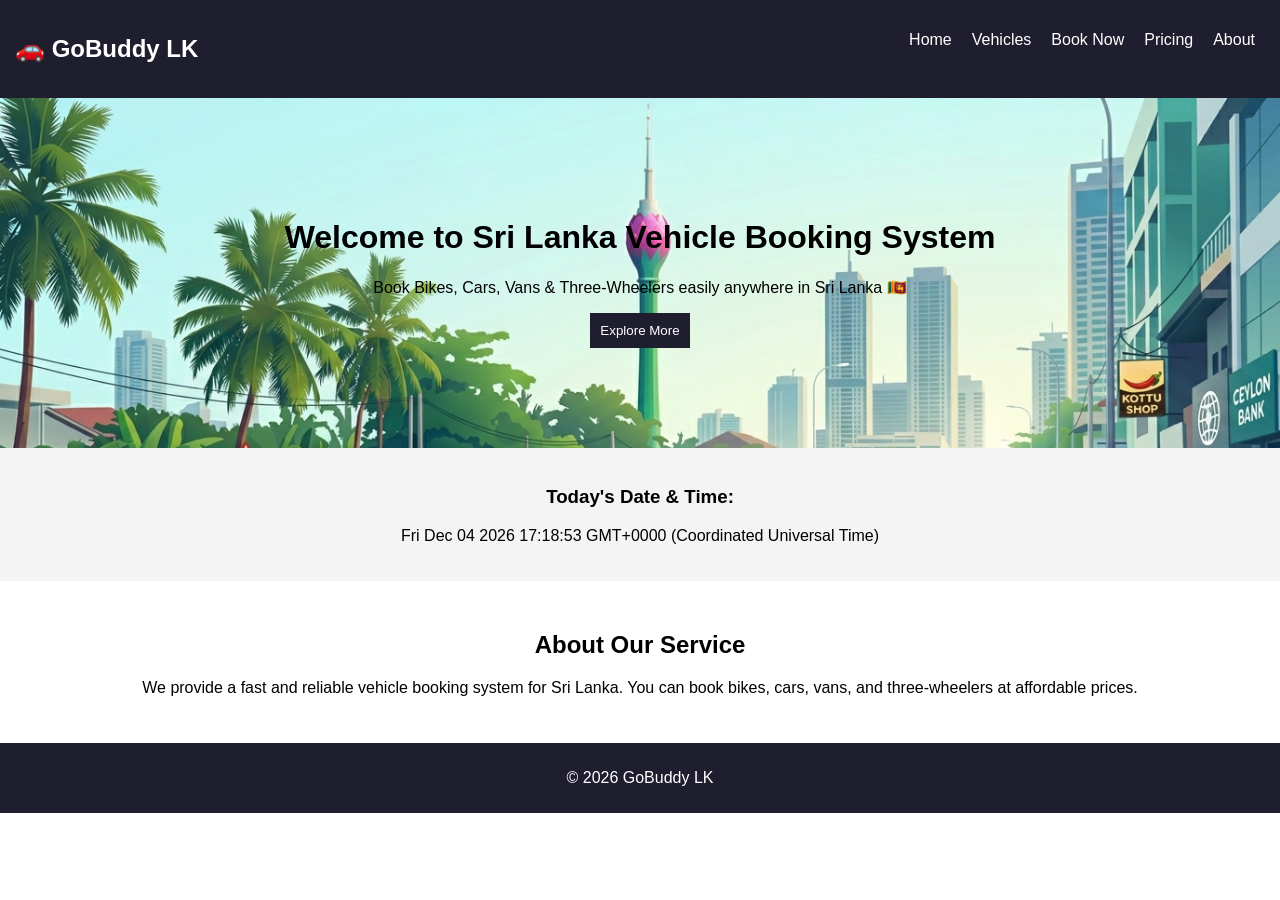
<file: index.html>
<!DOCTYPE html>
<html lang="en">
<head>
    <meta charset="UTF-8">
    <title>GoBuddy LK</title>
    <link rel="stylesheet" href="style.css">
</head>

<body>

<!-- NAVIGATION -->
<div class="navbar">
    <h2 class="logo">🚗 GoBuddy LK</h2>

    <ul class="nav-links">
        <li><a href="index.html">Home</a></li>
        <li><a href="vehicles.html">Vehicles</a></li>
        <li><a href="booking.html">Book Now</a></li>
        <li><a href="pricing.html">Pricing</a></li>
        <li><a href="about.html">About</a></li>
    </ul>
</div>

<!-- HERO SECTION -->
<div class="hero">
    <h1>Welcome to Sri Lanka Vehicle Booking System</h1>
    <p>Book Bikes, Cars, Vans & Three-Wheelers easily anywhere in Sri Lanka 🇱🇰</p>

    <button onclick="scrollDown()">Explore More</button>
</div>

<!-- DATE SECTION (REQUIRED JS FEATURE) -->
<div class="date-box">
    <h3>Today's Date & Time:</h3>
    <p id="date"></p>
</div>

<!-- ABOUT SECTION -->
<div class="content">
    <h2>About Our Service</h2>
    <p>
        We provide a fast and reliable vehicle booking system for Sri Lanka.
        You can book bikes, cars, vans, and three-wheelers at affordable prices.
    </p>
</div>

<!-- FOOTER -->
<div class="footer">
    <p>© 2026 GoBuddy LK</p>
</div>

<script src="script.js"></script>
</body>
</html>
</file>
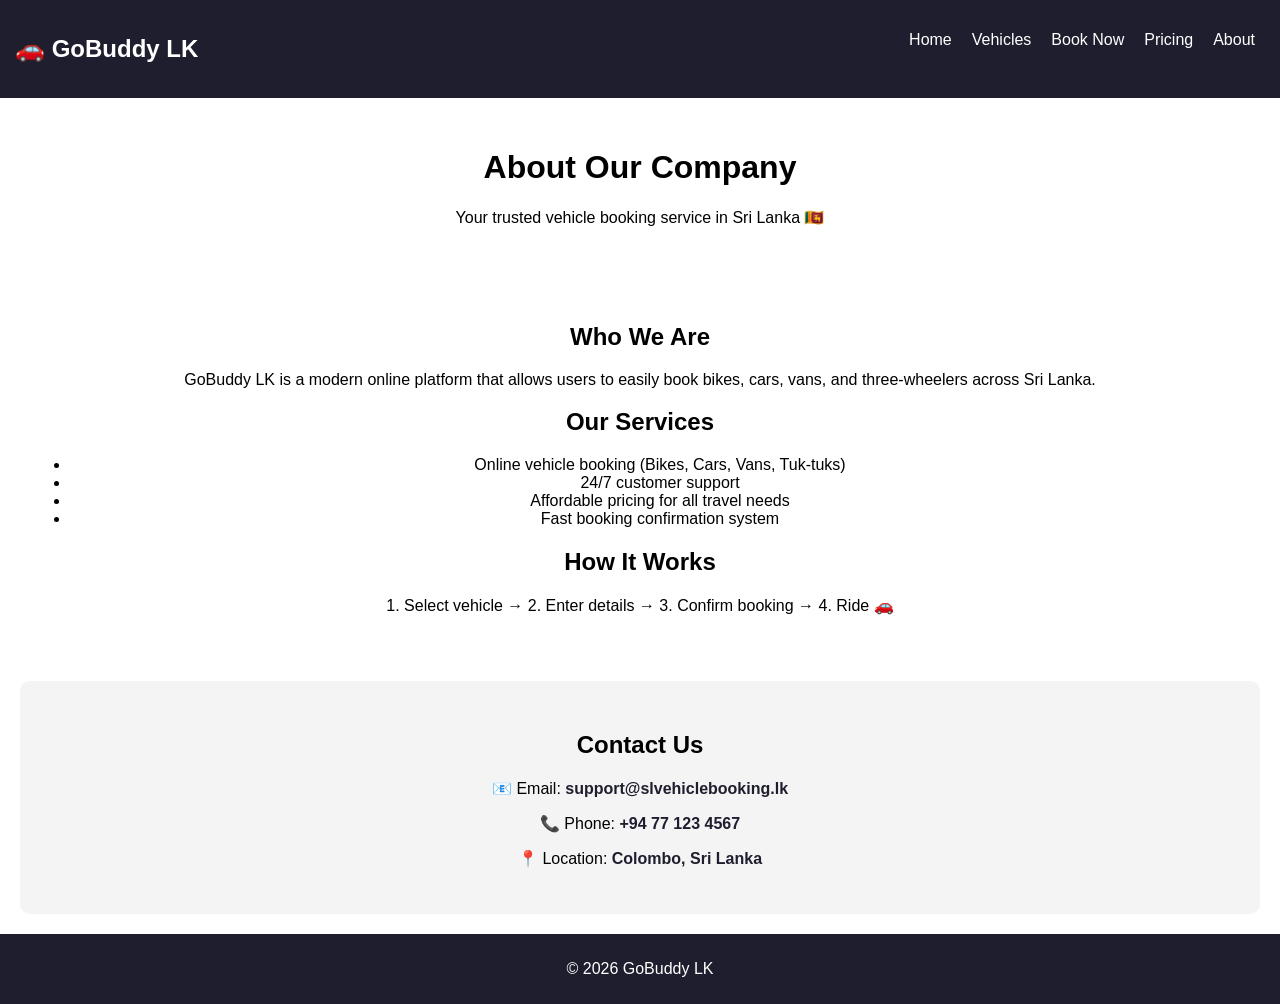
<file: about.html>
<!DOCTYPE html>
<html lang="en">
<head>
    <meta charset="UTF-8">
    <title>About Us - SL Vehicle Booking</title>
    <link rel="stylesheet" href="style.css">
</head>

<body>

<!-- NAVIGATION -->
<div class="navbar">
    <h2 class="logo">🚗 GoBuddy LK</h2>

    <ul class="nav-links">
        <li><a href="index.html">Home</a></li>
        <li><a href="vehicles.html">Vehicles</a></li>
        <li><a href="booking.html">Book Now</a></li>
        <li><a href="pricing.html">Pricing</a></li>
        <li><a href="about.html">About</a></li>
    </ul>
</div>

<!-- TITLE -->
<div class="page-title">
    <h1>About Our Company</h1>
    <p>Your trusted vehicle booking service in Sri Lanka 🇱🇰</p>
</div>

<!-- COMPANY INFO -->
<div class="content">

    <h2>Who We Are</h2>
    <p>
        GoBuddy LK is a modern online platform that allows users
        to easily book bikes, cars, vans, and three-wheelers across Sri Lanka.
    </p>

    <h2>Our Services</h2>
    <ul>
        <li>Online vehicle booking (Bikes, Cars, Vans, Tuk-tuks)</li>
        <li>24/7 customer support</li>
        <li>Affordable pricing for all travel needs</li>
        <li>Fast booking confirmation system</li>
    </ul>

    <h2>How It Works</h2>
    <p>
        1. Select vehicle → 2. Enter details → 3. Confirm booking → 4. Ride 🚗
    </p>

</div>

<!-- CONTACT SECTION -->
<div class="contact-box">

    <h2>Contact Us</h2>

    <p>
        📧 Email:
        <a href="mailto:support@slvehiclebooking.lk">
            support@slvehiclebooking.lk
        </a>
    </p>

    <p>
        📞 Phone:
        <a href="tel:+94771234567">
            +94 77 123 4567
        </a>
    </p>

    <p>
        📍 Location:
        <a href="https://www.google.com/maps/place/Colombo,+Sri+Lanka" target="_blank">
            Colombo, Sri Lanka
        </a>
    </p>

</div>

<!-- FOOTER -->
<div class="footer">
    <p>© 2026 GoBuddy LK</p>
</div>

<script src="script.js"></script>
</body>
</html>
</file>
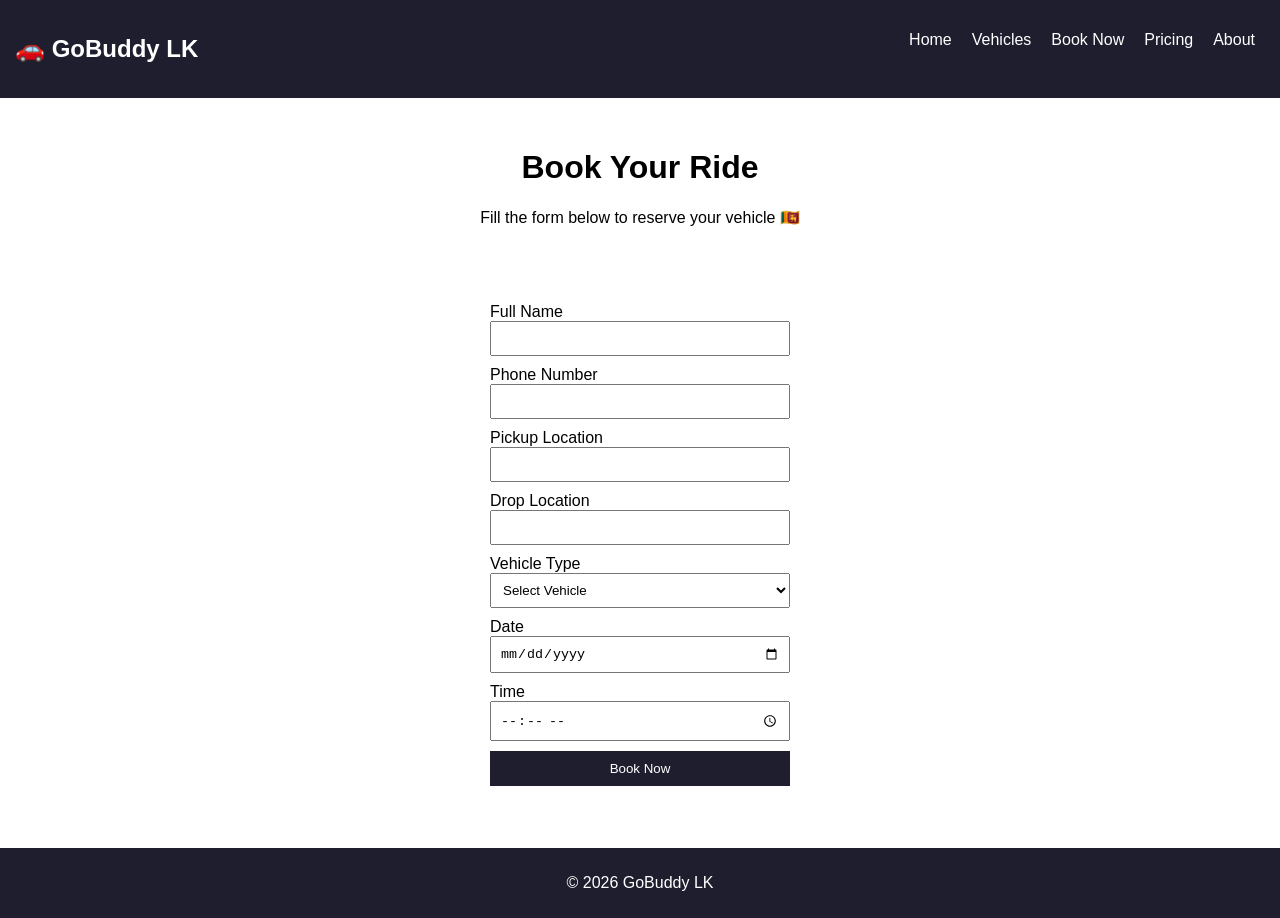
<file: booking.html>
<!DOCTYPE html>
<html lang="en">
<head>
    <meta charset="UTF-8">
    <title>Book a Vehicle</title>
    <link rel="stylesheet" href="style.css">
</head>

<body>

<!-- NAVIGATION -->
<div class="navbar">
    <h2 class="logo">🚗 GoBuddy LK</h2>

    <ul class="nav-links">
        <li><a href="index.html">Home</a></li>
        <li><a href="vehicles.html">Vehicles</a></li>
        <li><a href="booking.html">Book Now</a></li>
        <li><a href="pricing.html">Pricing</a></li>
        <li><a href="about.html">About</a></li>
    </ul>
</div>

<!-- TITLE -->
<div class="page-title">
    <h1>Book Your Ride</h1>
    <p>Fill the form below to reserve your vehicle 🇱🇰</p>
</div>

<!-- BOOKING FORM -->
<div class="form-container">

    <form onsubmit="return validateForm()">

        <label>Full Name</label>
        <input type="text" id="name">

        <label>Phone Number</label>
        <input type="text" id="phone">

        <label>Pickup Location</label>
        <input type="text" id="pickup">

        <label>Drop Location</label>
        <input type="text" id="drop">

        <label>Vehicle Type</label>
        <select id="vehicle">
            <option value="">Select Vehicle</option>
            <option>Bikes</option>
            <option>Cars</option>
            <option>Vans</option>
            <option>Tuk-Tuk</option>
        </select>

        <label>Date</label>
        <input type="date" id="date">

        <label>Time</label>
        <input type="time" id="time">

        <button type="submit">Book Now</button>

        <p id="error" style="color:red;"></p>

    </form>

</div>

<!-- FOOTER -->
<div class="footer">
    <p>© 2026 GoBuddy LK</p>
</div>

<script src="script.js"></script>
</body>
</html>
</file>
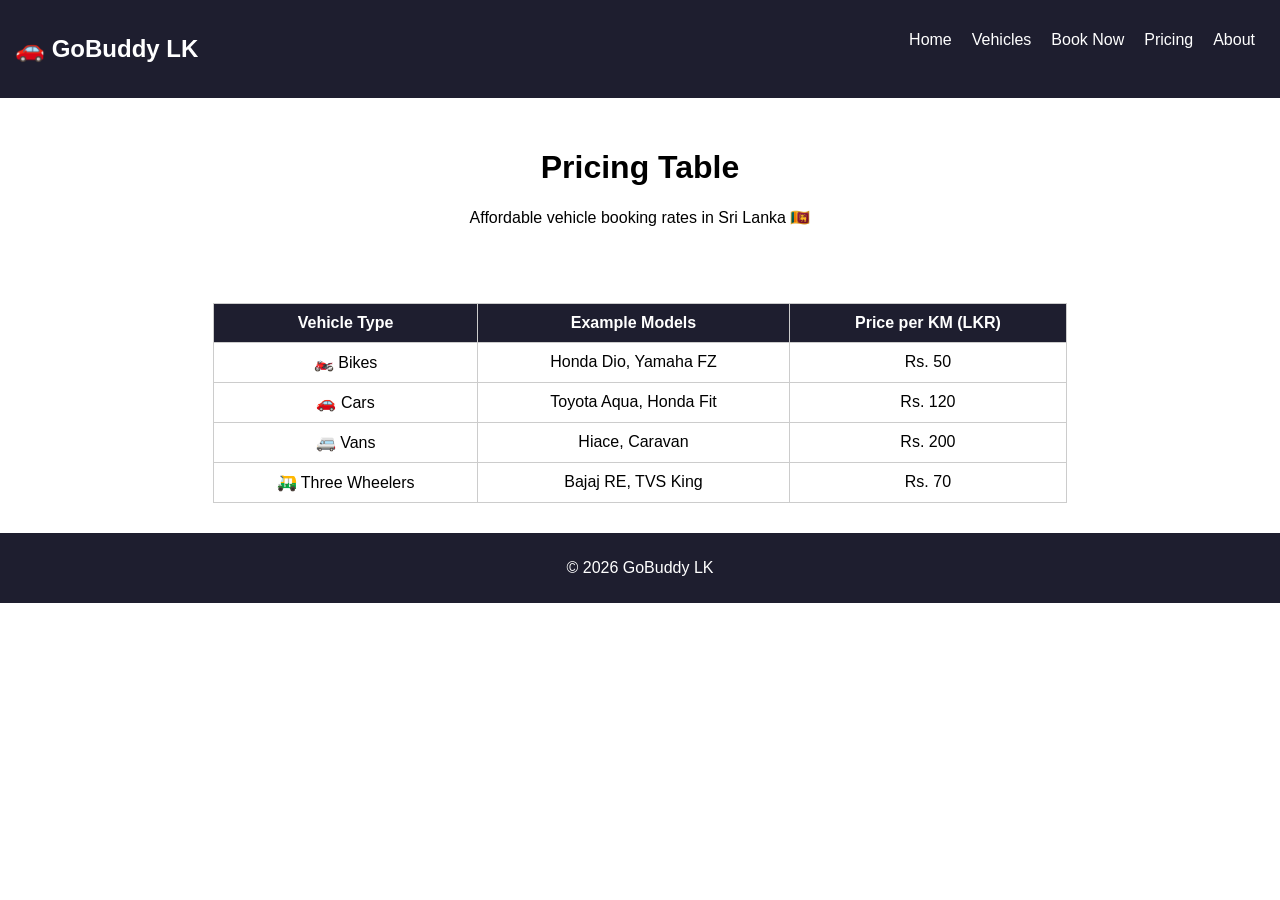
<file: pricing.html>
<!DOCTYPE html>
<html lang="en">
<head>
    <meta charset="UTF-8">
    <title>Pricing - SL Vehicle Booking</title>
    <link rel="stylesheet" href="style.css">
</head>

<body>

<!-- NAVIGATION -->
<div class="navbar">
    <h2 class="logo">🚗 GoBuddy LK</h2>

    <ul class="nav-links">
        <li><a href="index.html">Home</a></li>
        <li><a href="vehicles.html">Vehicles</a></li>
        <li><a href="booking.html">Book Now</a></li>
        <li><a href="pricing.html">Pricing</a></li>
        <li><a href="about.html">About</a></li>
    </ul>
</div>

<!-- TITLE -->
<div class="page-title">
    <h1>Pricing Table</h1>
    <p>Affordable vehicle booking rates in Sri Lanka 🇱🇰</p>
</div>

<!-- PRICING TABLE -->
<div class="table-container">

    <table>
        <tr>
            <th>Vehicle Type</th>
            <th>Example Models</th>
            <th>Price per KM (LKR)</th>
        </tr>

        <tr>
            <td>🏍️ Bikes</td>
            <td>Honda Dio, Yamaha FZ</td>
            <td>Rs. 50</td>
        </tr>

        <tr>
            <td>🚗 Cars</td>
            <td>Toyota Aqua, Honda Fit</td>
            <td>Rs. 120</td>
        </tr>

        <tr>
            <td>🚐 Vans</td>
            <td>Hiace, Caravan</td>
            <td>Rs. 200</td>
        </tr>

        <tr>
            <td>🛺 Three Wheelers</td>
            <td>Bajaj RE, TVS King</td>
            <td>Rs. 70</td>
        </tr>
    </table>

</div>

<!-- FOOTER -->
<div class="footer">
    <p>© 2026 GoBuddy LK</p>
</div>

</body>
</html>
</file>
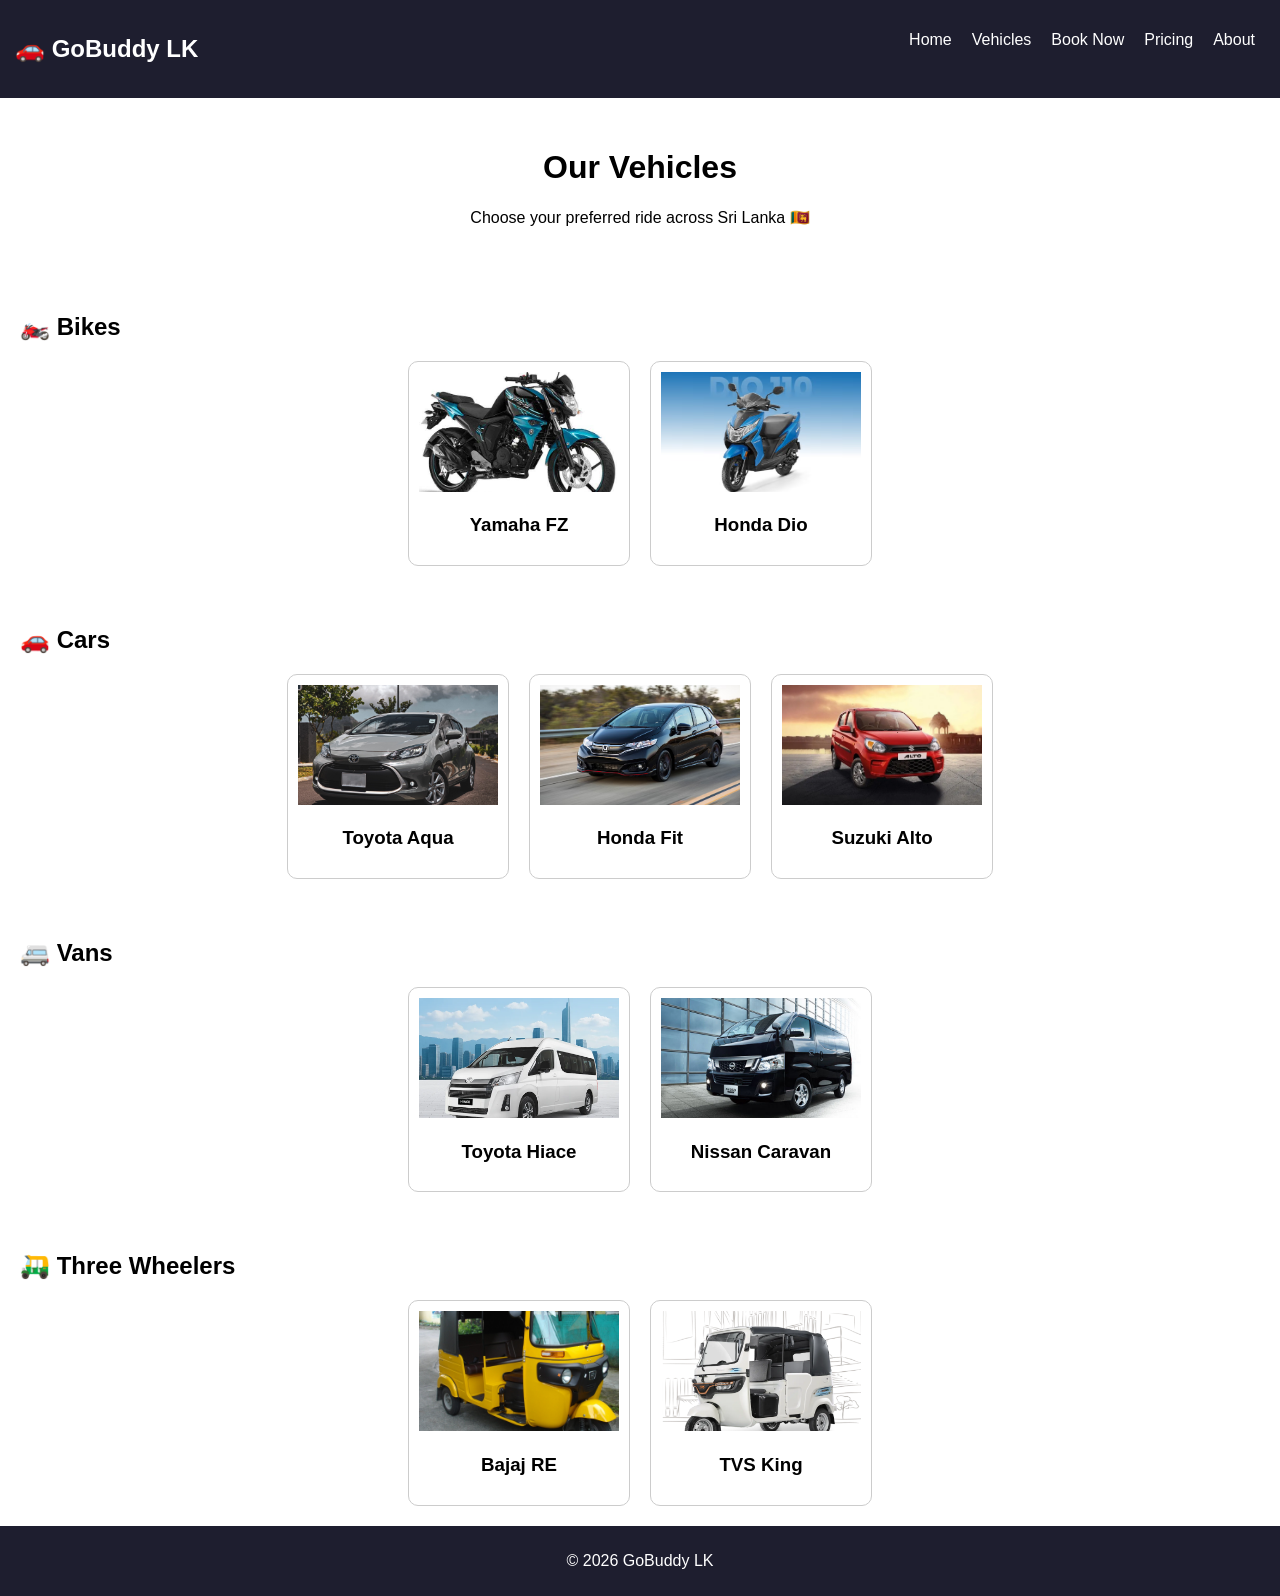
<file: vehicles.html>
<!DOCTYPE html>
<html lang="en">
<head>
    <meta charset="UTF-8">
    <title>Vehicles - SL Booking System</title>
    <link rel="stylesheet" href="style.css">
</head>

<body>

<!-- NAVIGATION -->
<div class="navbar">
    <h2 class="logo">🚗 GoBuddy LK</h2>

    <ul class="nav-links">
        <li><a href="index.html">Home</a></li>
        <li><a href="vehicles.html">Vehicles</a></li>
        <li><a href="booking.html">Book Now</a></li>
        <li><a href="pricing.html">Pricing</a></li>
        <li><a href="about.html">About</a></li>
    </ul>
</div>

<!-- PAGE TITLE -->
<div class="page-title">
    <h1>Our Vehicles</h1>
    <p>Choose your preferred ride across Sri Lanka 🇱🇰</p>
</div>

<!-- BIKES -->
<div class="section">
    <h2>🏍️ Bikes</h2>

    <div class="card-container">
        <div class="card">
            <img src="image2.jpg">
            <h3>Yamaha FZ</h3>
        </div>

        <div class="card">
            <img src="image3.avif">
            <h3>Honda Dio</h3>
        </div>
    </div>
</div>

<!-- CARS -->
<div class="section">
    <h2>🚗 Cars</h2>

    <div class="card-container">
        <div class="card">
            <img src="image4.jpg">
            <h3>Toyota Aqua</h3>
        </div>

        <div class="card">
            <img src="image5.avif">
            <h3>Honda Fit</h3>
        </div>

        <div class="card">
            <img src="image6.webp">
            <h3>Suzuki Alto</h3> 
        </div> 
    </div>
</div>

<!-- VANS -->
<div class="section">
    <h2>🚐 Vans</h2>

    <div class="card-container">
        <div class="card">
            <img src="image7.webp">
            <h3>Toyota Hiace</h3>
        </div>

        <div class="card">
            <img src="image8.jpg">
            <h3>Nissan Caravan</h3>
        </div>
    </div> 
</div>

<!-- THREE WHEELERS -->
<div class="section">
    <h2>🛺 Three Wheelers</h2>

    <div class="card-container">
        <div class="card">
            <img src="image9.jpg">
            <h3>Bajaj RE</h3>
        </div>

        <div class="card">
            <img src="image10.webp">
            <h3>TVS King</h3>
        </div>
    </div>
</div>

<!-- FOOTER -->
<div class="footer">
    <p>© 2026 GoBuddy LK</p>
</div>

</body>
</html>
</file>
<file: style.css>
body {
    margin: 0;
    font-family: Arial;
}

/* NAVBAR */
.navbar {
    display: flex;
    justify-content: space-between;
    background: #1e1e2f;
    color: white;
    padding: 15px;
}

.nav-links {
    list-style: none;
    display: flex;
}

.nav-links li {
    margin: 0 10px;
}

.nav-links a {
    color:white;
    text-decoration: none;
}

/* HERO */
.hero {
    background: url('image1.png');
    background-size: cover;
    color:black;
    text-align: center;
    padding: 100px 20px;
}

/* DATE BOX */
.date-box {
    text-align: center;
    padding: 20px;
    background: #f4f4f4;
}

/* CONTENT */
.content {
    padding: 30px;
    text-align: center;
}

/* FOOTER */
.footer {
    background: #1e1e2f;
    color: white;
    text-align: center;
    padding: 10px;
}

.page-title {
    text-align: center;
    padding: 30px;
}

.section {
    padding: 20px;
}

.card-container {
    display: flex;
    flex-wrap: wrap;
    justify-content: center;
    gap: 20px;
}

.card {
    width: 200px;
    border: 1px solid #ccc;
    padding: 10px;
    text-align: center;
    border-radius: 10px;
    transition: 0.3s;
}

.card img {
    width: 100%;
    height: 120px;
    object-fit: cover;
}

.card:hover {
    transform: scale(1.05);
}

.form-container {
    display: flex;
    justify-content: center;
    padding: 30px;
}

form {
    width: 300px;
    display: flex;
    flex-direction: column;
}

input, select {
    margin-bottom: 10px;
    padding: 8px;
}

button {
    padding: 10px;
    background: #1e1e2f;
    color: white;
    border: none;
    cursor: pointer;
}

button:hover {
    background: #333;
}

.table-container {
    display: flex;
    justify-content: center;
    padding: 30px;
}

table {
    border-collapse: collapse;
    width: 70%;
    text-align: center;
}

th, td {
    border: 1px solid #ccc;
    padding: 10px;
}

th {
    background: #1e1e2f;
    color: white;
}

.contact-box {
    text-align: center;
    padding: 30px;
    background: #f4f4f4;
    margin: 20px;
    border-radius: 10px;
}

.contact-box a {
    color: #1e1e2f;
    font-weight: bold;
    text-decoration: none;
}

.contact-box a:hover {
    color: #ff6600;
}
</file>
